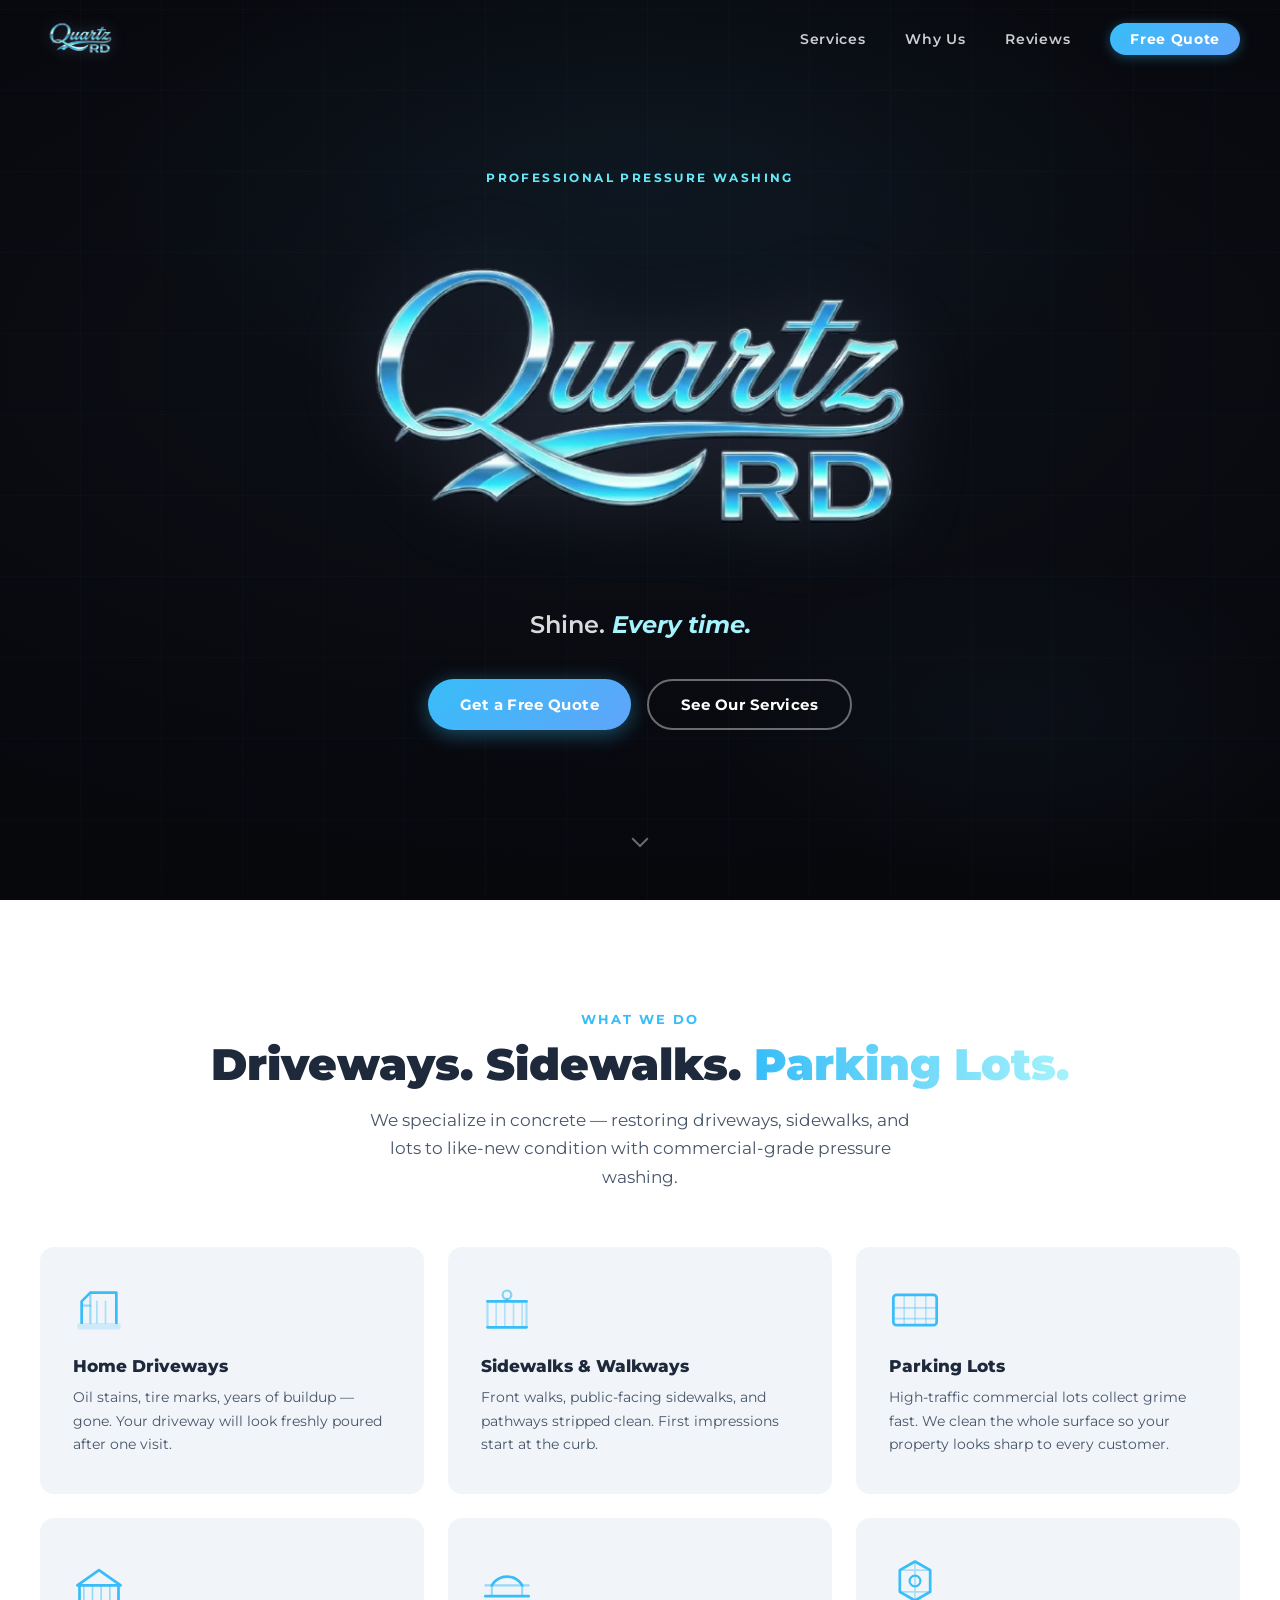
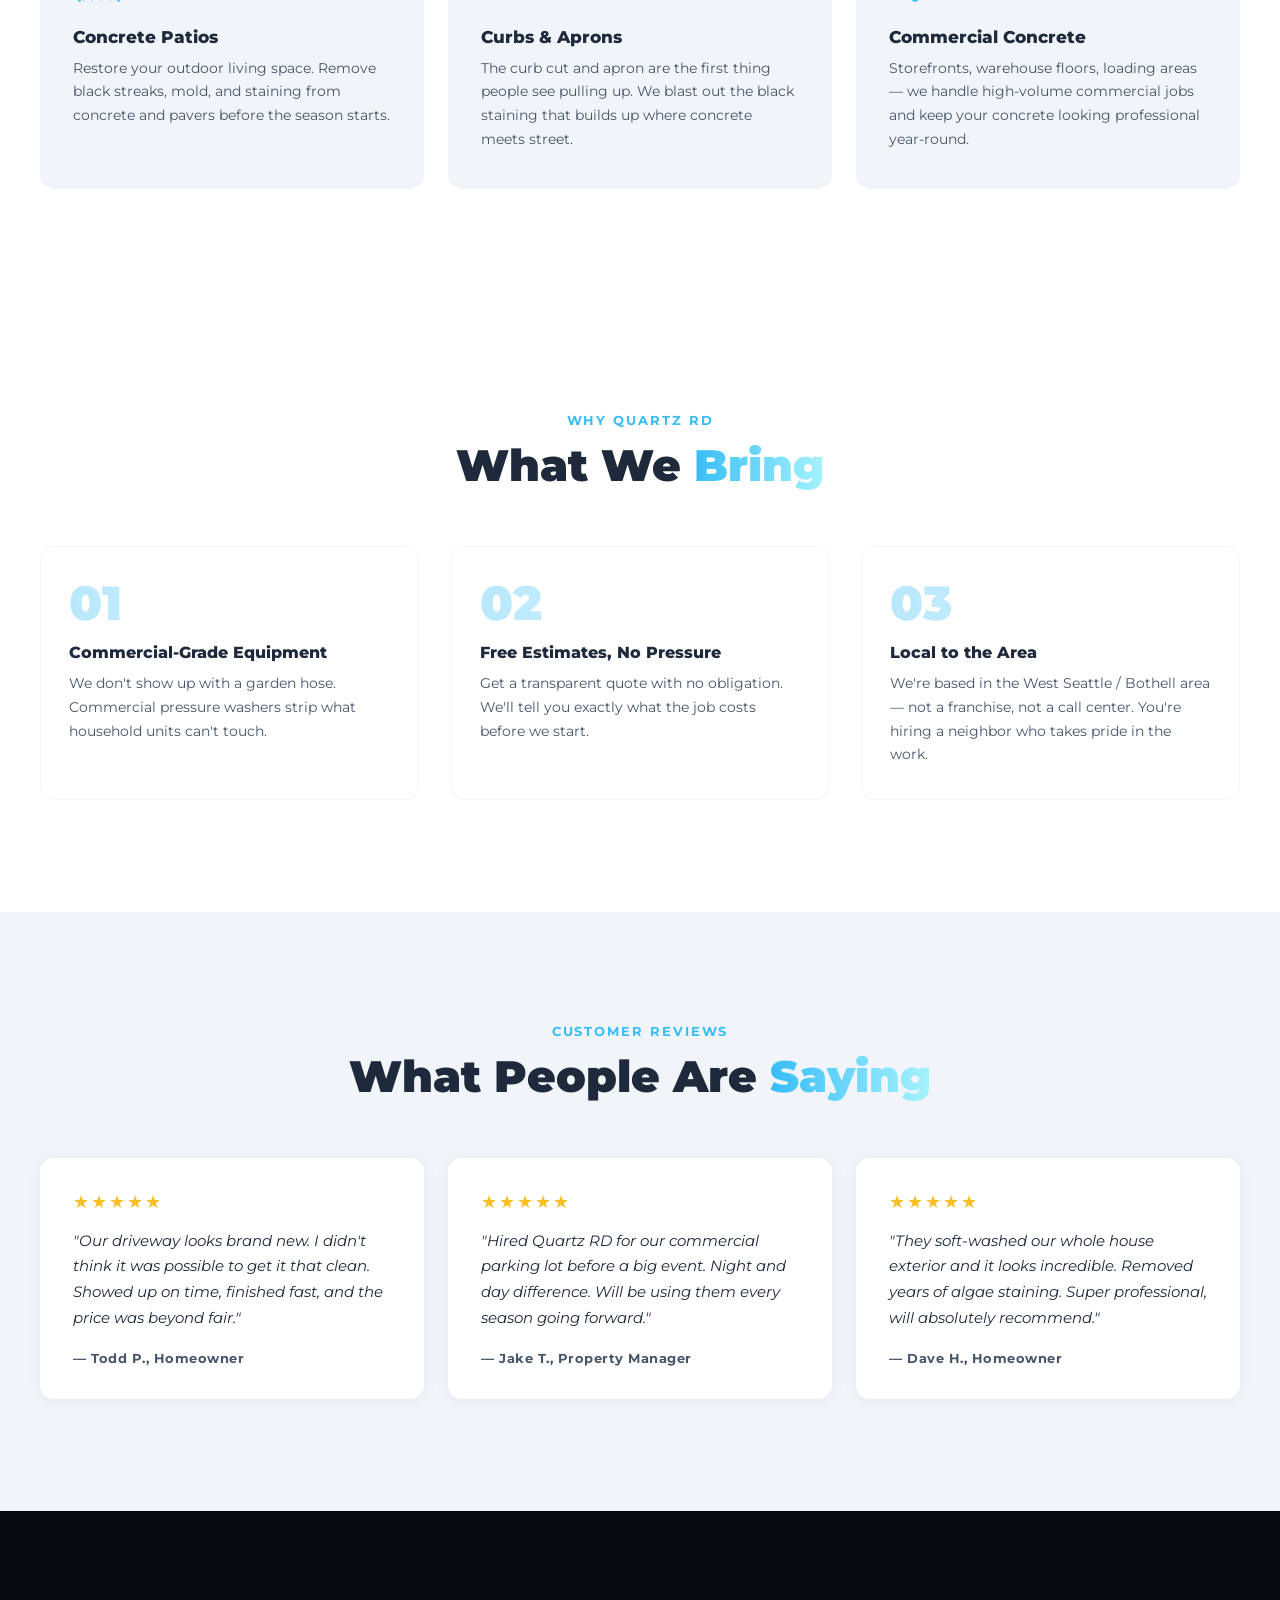
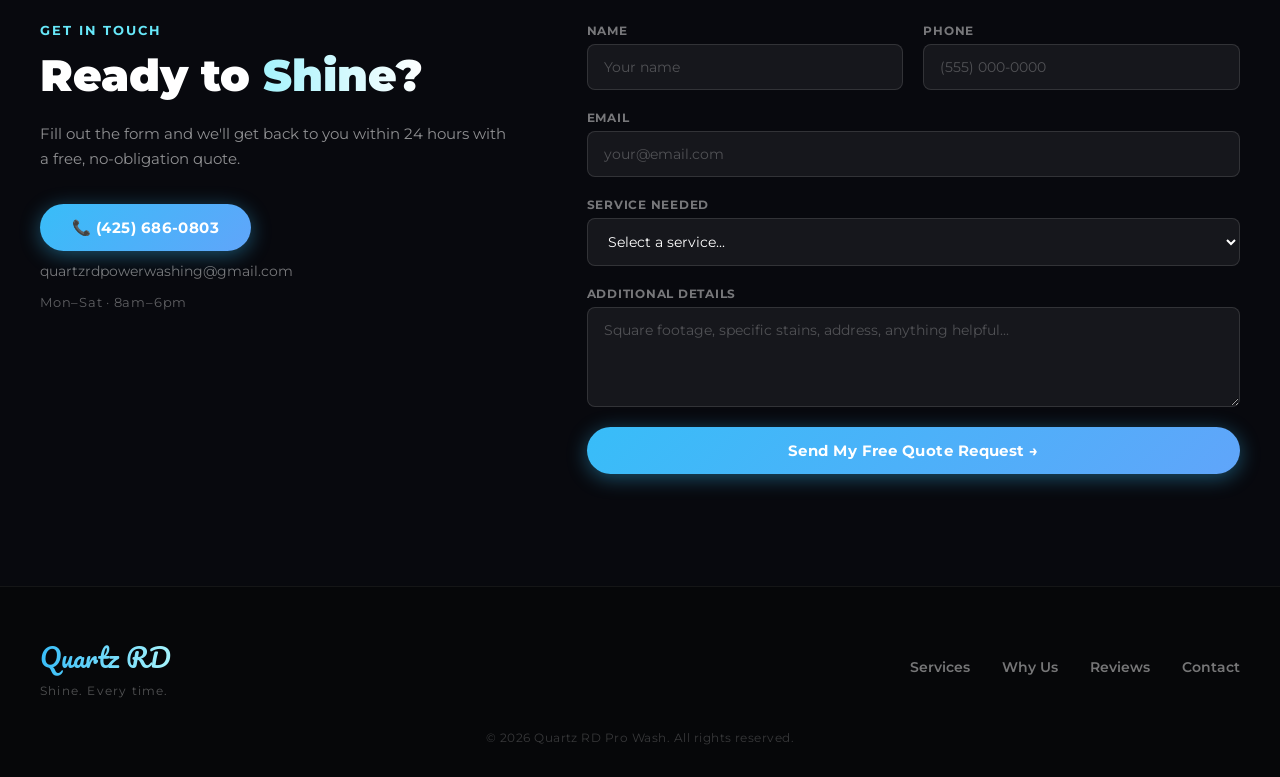
<file: index.html>
<!DOCTYPE html>
<html lang="en">
<head>
  <meta charset="UTF-8" />
  <meta name="viewport" content="width=device-width, initial-scale=1.0" />
  <title>Quartz RD Pro Wash | Professional Pressure Washing</title>
  <meta name="description" content="Quartz RD Pro Wash — professional pressure washing for driveways, sidewalks, and parking lots. Free quotes. Shine. Every time." />
  <meta name="keywords" content="pressure washing, power washing, driveway cleaning, concrete cleaning, sidewalk cleaning, parking lot cleaning" />
  <meta property="og:title" content="Quartz RD Pro Wash | Professional Pressure Washing" />
  <meta property="og:description" content="Premium pressure washing services. Driveways, homes, decks, patios. Free quotes. Shine. Every time." />
  <meta property="og:type" content="website" />
  <meta name="twitter:card" content="summary_large_image" />
  <link rel="canonical" href="/" />
  <link rel="preconnect" href="https://fonts.googleapis.com" />
  <link rel="preconnect" href="https://fonts.gstatic.com" crossorigin />
  <link href="https://fonts.googleapis.com/css2?family=Pacifico&family=Montserrat:wght@400;600;700;800;900&display=swap" rel="stylesheet" />
  <link rel="stylesheet" href="css/style.css" />

  <!-- JSON-LD Structured Data -->
  <script type="application/ld+json">
  {
    "@context": "https://schema.org",
    "@type": "LocalBusiness",
    "name": "Quartz RD Pro Wash",
    "description": "Professional pressure washing services for driveways, homes, decks, and patios.",
    "telephone": "+14256860803",
    "email": "quartzrdpowerwashing@gmail.com",
    "address": {
      "@type": "PostalAddress",
      "addressLocality": "",
      "addressRegion": "",
      "addressCountry": "US"
    },
    "openingHours": "Mo-Sa 08:00-18:00",
    "priceRange": "$$",
    "slogan": "Shine. Every time."
  }
  </script>
</head>
<body>

  <!-- NAV -->
  <nav class="nav" id="nav">
    <div class="nav__inner">
      <a href="#hero" class="nav__logo">
        <img src="assets/logo-chrome.png" alt="Quartz RD Pro Wash" class="nav__logo-img" />
      </a>
      <ul class="nav__links">
        <li><a href="#services">Services</a></li>
        <li><a href="#why-us">Why Us</a></li>
        <li><a href="#testimonials">Reviews</a></li>
        <li><a href="#contact" class="nav__cta">Free Quote</a></li>
      </ul>
      <button class="nav__hamburger" id="hamburger" aria-label="Open menu">
        <span></span><span></span><span></span>
      </button>
    </div>
    <div class="nav__mobile" id="mobileMenu">
      <a href="#services" class="nav__mobile-link">Services</a>
      <a href="#why-us" class="nav__mobile-link">Why Us</a>
      <a href="#testimonials" class="nav__mobile-link">Reviews</a>
      <a href="#contact" class="nav__mobile-link nav__mobile-cta">Free Quote</a>
    </div>
  </nav>

  <!-- HERO -->
  <section class="hero" id="hero">
    <div class="hero__bg">
      <div class="hero__shimmer"></div>
      <div class="hero__water"></div>
    </div>
    <div class="hero__content">
      <p class="hero__eyebrow">Professional Pressure Washing</p>
      <div class="hero__logo-wrap">
        <img src="assets/logo-chrome.png" alt="Quartz RD Pro Wash" class="hero__logo-img" />
      </div>
      <p class="hero__tagline">Shine. <em>Every time.</em></p>
      <div class="hero__actions">
        <a href="#contact" class="btn btn--primary">Get a Free Quote</a>
        <a href="#services" class="btn btn--ghost">See Our Services</a>
      </div>
    </div>
    <a href="#services" class="hero__scroll" aria-label="Scroll down">
      <span></span>
    </a>
  </section>

  <!-- SERVICES -->
  <section class="services" id="services">
    <div class="container">
      <div class="section-header reveal">
        <p class="section-eyebrow">What We Do</p>
        <h2 class="section-title">Driveways. Sidewalks. <span class="text-gradient">Parking Lots.</span></h2>
        <p class="section-sub">We specialize in concrete — restoring driveways, sidewalks, and lots to like-new condition with commercial-grade pressure washing.</p>
      </div>
      <div class="services__grid">
        <div class="service-card reveal">
          <div class="service-card__icon">
            <svg viewBox="0 0 48 48" fill="none" xmlns="http://www.w3.org/2000/svg">
              <rect x="4" y="36" width="40" height="6" rx="2" fill="currentColor" opacity="0.2"/>
              <path d="M8 36 L8 16 L16 8 L40 8 L40 36" stroke="currentColor" stroke-width="2.5" stroke-linecap="round" stroke-linejoin="round" fill="none"/>
              <path d="M16 8 L16 36" stroke="currentColor" stroke-width="2" stroke-linecap="round" opacity="0.5"/>
              <path d="M8 20 L16 20" stroke="currentColor" stroke-width="2" stroke-linecap="round" opacity="0.5"/>
              <path d="M22 36 L22 16 M30 36 L30 16" stroke="currentColor" stroke-width="1.5" stroke-linecap="round" opacity="0.4"/>
            </svg>
          </div>
          <h3>Home Driveways</h3>
          <p>Oil stains, tire marks, years of buildup — gone. Your driveway will look freshly poured after one visit.</p>
        </div>
        <div class="service-card reveal">
          <div class="service-card__icon">
            <svg viewBox="0 0 48 48" fill="none" xmlns="http://www.w3.org/2000/svg">
              <path d="M6 40 L42 40" stroke="currentColor" stroke-width="2.5" stroke-linecap="round"/>
              <path d="M6 40 L6 16 M42 40 L42 16" stroke="currentColor" stroke-width="2" stroke-linecap="round" opacity="0.4"/>
              <path d="M6 16 L42 16" stroke="currentColor" stroke-width="2.5" stroke-linecap="round"/>
              <path d="M14 16 L14 40 M22 16 L22 40 M30 16 L30 40 M38 16 L38 40" stroke="currentColor" stroke-width="1.5" stroke-linecap="round" opacity="0.35"/>
              <circle cx="24" cy="10" r="4" stroke="currentColor" stroke-width="2" fill="none" opacity="0.6"/>
              <path d="M24 14 L24 16" stroke="currentColor" stroke-width="2" stroke-linecap="round" opacity="0.6"/>
            </svg>
          </div>
          <h3>Sidewalks &amp; Walkways</h3>
          <p>Front walks, public-facing sidewalks, and pathways stripped clean. First impressions start at the curb.</p>
        </div>
        <div class="service-card reveal">
          <div class="service-card__icon">
            <svg viewBox="0 0 48 48" fill="none" xmlns="http://www.w3.org/2000/svg">
              <rect x="4" y="10" width="40" height="28" rx="3" stroke="currentColor" stroke-width="2.5" fill="none"/>
              <path d="M4 22 L44 22 M4 32 L44 32" stroke="currentColor" stroke-width="1.5" opacity="0.4"/>
              <path d="M14 10 L14 38 M24 10 L24 38 M34 10 L34 38" stroke="currentColor" stroke-width="1.5" stroke-linecap="round" opacity="0.35"/>
            </svg>
          </div>
          <h3>Parking Lots</h3>
          <p>High-traffic commercial lots collect grime fast. We clean the whole surface so your property looks sharp to every customer.</p>
        </div>
        <div class="service-card reveal">
          <div class="service-card__icon">
            <svg viewBox="0 0 48 48" fill="none" xmlns="http://www.w3.org/2000/svg">
              <path d="M6 42 L6 28 L42 28 L42 42" stroke="currentColor" stroke-width="2.5" stroke-linecap="round" stroke-linejoin="round" fill="none"/>
              <path d="M4 28 L24 14 L44 28" stroke="currentColor" stroke-width="2.5" stroke-linecap="round" stroke-linejoin="round" fill="none"/>
              <path d="M10 28 L10 42 M18 28 L18 42 M26 28 L26 42 M34 28 L34 42" stroke="currentColor" stroke-width="1.5" stroke-linecap="round" opacity="0.5"/>
            </svg>
          </div>
          <h3>Concrete Patios</h3>
          <p>Restore your outdoor living space. Remove black streaks, mold, and staining from concrete and pavers before the season starts.</p>
        </div>
        <div class="service-card reveal">
          <div class="service-card__icon">
            <svg viewBox="0 0 48 48" fill="none" xmlns="http://www.w3.org/2000/svg">
              <path d="M4 38 L44 38" stroke="currentColor" stroke-width="2.5" stroke-linecap="round"/>
              <path d="M10 38 L10 28 M38 38 L38 28" stroke="currentColor" stroke-width="2" stroke-linecap="round" opacity="0.5"/>
              <path d="M4 28 L44 28" stroke="currentColor" stroke-width="2" stroke-linecap="round" opacity="0.5"/>
              <path d="M10 28 C10 28 14 20 24 20 C34 20 38 28 38 28" stroke="currentColor" stroke-width="2.5" stroke-linecap="round" fill="none"/>
            </svg>
          </div>
          <h3>Curbs &amp; Aprons</h3>
          <p>The curb cut and apron are the first thing people see pulling up. We blast out the black staining that builds up where concrete meets street.</p>
        </div>
        <div class="service-card reveal">
          <div class="service-card__icon">
            <svg viewBox="0 0 48 48" fill="none" xmlns="http://www.w3.org/2000/svg">
              <path d="M24 6 L38 14 L38 34 L24 42 L10 34 L10 14 Z" stroke="currentColor" stroke-width="2.5" fill="none" stroke-linejoin="round"/>
              <path d="M24 6 L24 42 M10 14 L38 14 M10 34 L38 34" stroke="currentColor" stroke-width="1.5" opacity="0.4"/>
              <circle cx="24" cy="24" r="5" stroke="currentColor" stroke-width="2" fill="none"/>
            </svg>
          </div>
          <h3>Commercial Concrete</h3>
          <p>Storefronts, warehouse floors, loading areas — we handle high-volume commercial jobs and keep your concrete looking professional year-round.</p>
        </div>
      </div>
    </div>
  </section>

  <!-- WHY US -->
  <section class="why-us" id="why-us">
    <div class="container">
      <div class="section-header reveal">
        <p class="section-eyebrow">Why Quartz RD</p>
        <h2 class="section-title">What We <span class="text-gradient">Bring</span></h2>
      </div>
      <div class="why-us__grid">
        <div class="why-card reveal">
          <div class="why-card__num">01</div>
          <h3>Commercial-Grade Equipment</h3>
          <p>We don't show up with a garden hose. Commercial pressure washers strip what household units can't touch.</p>
        </div>
        <div class="why-card reveal">
          <div class="why-card__num">02</div>
          <h3>Free Estimates, No Pressure</h3>
          <p>Get a transparent quote with no obligation. We'll tell you exactly what the job costs before we start.</p>
        </div>
        <div class="why-card reveal">
          <div class="why-card__num">03</div>
          <h3>Local to the Area</h3>
          <p>We're based in the West Seattle / Bothell area — not a franchise, not a call center. You're hiring a neighbor who takes pride in the work.</p>
        </div>
      </div>
    </div>
  </section>

  <!-- TESTIMONIALS -->
  <section class="testimonials" id="testimonials">
    <div class="container">
      <div class="section-header reveal">
        <p class="section-eyebrow">Customer Reviews</p>
        <h2 class="section-title">What People Are <span class="text-gradient">Saying</span></h2>
      </div>
      <div class="testimonials__grid">
        <div class="review-card reveal">
          <div class="review-card__stars">★★★★★</div>
          <p class="review-card__text">"Our driveway looks brand new. I didn't think it was possible to get it that clean. Showed up on time, finished fast, and the price was beyond fair."</p>
          <p class="review-card__author">— Todd P., Homeowner</p>
        </div>
        <div class="review-card reveal">
          <div class="review-card__stars">★★★★★</div>
          <p class="review-card__text">"Hired Quartz RD for our commercial parking lot before a big event. Night and day difference. Will be using them every season going forward."</p>
          <p class="review-card__author">— Jake T., Property Manager</p>
        </div>
        <div class="review-card reveal">
          <div class="review-card__stars">★★★★★</div>
          <p class="review-card__text">"They soft-washed our whole house exterior and it looks incredible. Removed years of algae staining. Super professional, will absolutely recommend."</p>
          <p class="review-card__author">— Dave H., Homeowner</p>
        </div>
      </div>
    </div>
  </section>

  <!-- CONTACT -->
  <section class="contact" id="contact">
    <div class="container">
      <div class="contact__inner">
        <div class="contact__left reveal">
          <p class="section-eyebrow">Get In Touch</p>
          <h2 class="contact__title">Ready to <span class="text-gradient-light">Shine?</span></h2>
          <p class="contact__sub">Fill out the form and we'll get back to you within 24 hours with a free, no-obligation quote.</p>
          <a href="tel:+14256860803" class="contact__phone btn btn--primary">📞 (425) 686-0803</a>
          <a href="mailto:quartzrdpowerwashing@gmail.com" class="contact__email">quartzrdpowerwashing@gmail.com</a>
          <p class="contact__hours">Mon–Sat · 8am–6pm</p>
        </div>
        <form class="contact__form reveal" id="contactForm" action="https://api.web3forms.com/submit" method="POST">
          <input type="hidden" name="access_key" value="d669059c-a320-4232-8418-8421141953b3" />
          <input type="hidden" name="subject" value="New Quote Request — Quartz RD Pro Wash" />
          <input type="hidden" name="redirect" value="false" />
          <div class="form-row">
            <div class="form-group">
              <label for="name">Name</label>
              <input type="text" id="name" name="name" placeholder="Your name" required />
            </div>
            <div class="form-group">
              <label for="phone">Phone</label>
              <input type="tel" id="phone" name="phone" placeholder="(555) 000-0000" />
            </div>
          </div>
          <div class="form-group">
            <label for="email">Email</label>
            <input type="email" id="email" name="email" placeholder="your@email.com" required />
          </div>
          <div class="form-group">
            <label for="service">Service Needed</label>
            <select id="service" name="service">
              <option value="">Select a service...</option>
              <option value="driveway">Home Driveway</option>
              <option value="sidewalk">Sidewalks &amp; Walkways</option>
              <option value="parking">Parking Lot</option>
              <option value="patio">Concrete Patio</option>
              <option value="curb">Curbs &amp; Aprons</option>
              <option value="commercial">Commercial Concrete</option>
              <option value="other">Other / Not Sure</option>
            </select>
          </div>
          <div class="form-group">
            <label for="message">Additional Details</label>
            <textarea id="message" name="message" rows="4" placeholder="Square footage, specific stains, address, anything helpful..."></textarea>
          </div>
          <button type="submit" class="btn btn--primary btn--full">Send My Free Quote Request →</button>
        </form>
      </div>
    </div>
  </section>

  <!-- FOOTER -->
  <footer class="footer">
    <div class="container">
      <div class="footer__inner">
        <div class="footer__brand">
          <span class="footer__script">Quartz RD</span>
          <span class="footer__tagline">Shine. Every time.</span>
        </div>
        <nav class="footer__nav" aria-label="Footer navigation">
          <a href="#services">Services</a>
          <a href="#why-us">Why Us</a>
          <a href="#testimonials">Reviews</a>
          <a href="#contact">Contact</a>
        </nav>
      </div>
      <p class="footer__copy">© 2026 Quartz RD Pro Wash. All rights reserved.</p>
    </div>
  </footer>

  <script src="js/main.js"></script>
</body>
</html>
</file>
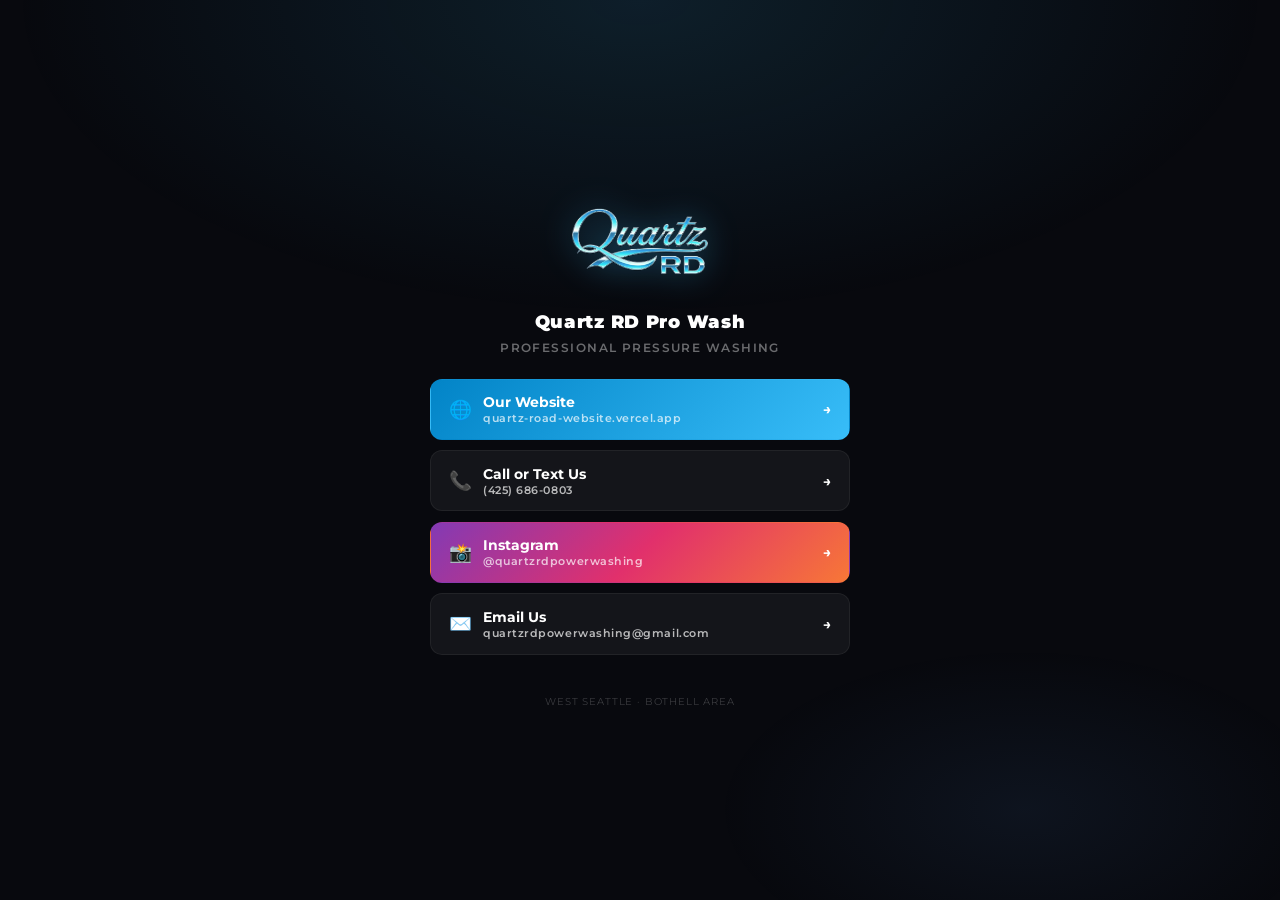
<file: links.html>
<!DOCTYPE html>
<html lang="en">
<head>
  <meta charset="UTF-8" />
  <meta name="viewport" content="width=device-width, initial-scale=1.0" />
  <title>Quartz RD Pro Wash — Links</title>
  <link rel="preconnect" href="https://fonts.googleapis.com" />
  <link rel="preconnect" href="https://fonts.gstatic.com" crossorigin />
  <link href="https://fonts.googleapis.com/css2?family=Montserrat:wght@400;600;700;800;900&display=swap" rel="stylesheet" />
  <style>
    *, *::before, *::after { box-sizing: border-box; margin: 0; padding: 0; }

    body {
      font-family: 'Montserrat', sans-serif;
      background: #08090E;
      min-height: 100vh;
      display: flex;
      flex-direction: column;
      align-items: center;
      justify-content: center;
      padding: 2rem 1rem;
      position: relative;
      overflow-x: hidden;
    }

    body::before {
      content: '';
      position: fixed;
      inset: 0;
      background:
        radial-gradient(ellipse 70% 50% at 50% 0%, rgba(56,189,248,0.12) 0%, transparent 70%),
        radial-gradient(ellipse 40% 30% at 80% 90%, rgba(96,165,250,0.07) 0%, transparent 60%);
      pointer-events: none;
    }

    .card {
      position: relative;
      z-index: 1;
      width: 100%;
      max-width: 420px;
      display: flex;
      flex-direction: column;
      align-items: center;
      gap: 1rem;
    }

    .logo {
      width: 180px;
      filter: drop-shadow(0 0 16px rgba(56,189,248,0.35));
      margin-bottom: 0.25rem;
    }

    .name {
      font-size: 1.1rem;
      font-weight: 900;
      color: white;
      letter-spacing: 0.04em;
    }

    .tagline {
      font-size: 0.75rem;
      font-weight: 600;
      color: rgba(255,255,255,0.4);
      letter-spacing: 0.12em;
      text-transform: uppercase;
      margin-top: -0.5rem;
      margin-bottom: 0.5rem;
    }

    .links {
      width: 100%;
      display: flex;
      flex-direction: column;
      gap: 0.65rem;
    }

    .link-btn {
      display: flex;
      align-items: center;
      gap: 0.75rem;
      width: 100%;
      padding: 0.85rem 1.1rem;
      border-radius: 12px;
      text-decoration: none;
      font-weight: 700;
      font-size: 0.9rem;
      transition: transform 0.15s ease, box-shadow 0.15s ease;
      border: 1px solid rgba(255,255,255,0.06);
    }

    .link-btn:hover {
      transform: translateY(-2px);
      box-shadow: 0 8px 24px rgba(0,0,0,0.3);
    }

    .link-btn:active {
      transform: translateY(0);
    }

    .link-btn.primary {
      background: linear-gradient(135deg, #0284C7, #38BDF8);
      color: white;
      border-color: transparent;
    }

    .link-btn.dark {
      background: rgba(255,255,255,0.05);
      color: white;
    }

    .link-btn.instagram {
      background: linear-gradient(135deg, #833AB4, #E1306C, #F77737);
      color: white;
      border-color: transparent;
    }

    .link-icon {
      font-size: 1.15rem;
      width: 1.4rem;
      text-align: center;
      flex-shrink: 0;
    }

    .link-label {
      flex: 1;
    }

    .link-sub {
      display: block;
      font-size: 0.68rem;
      font-weight: 600;
      opacity: 0.7;
      letter-spacing: 0.05em;
    }

    .divider {
      width: 100%;
      height: 1px;
      background: rgba(255,255,255,0.07);
      margin: 0.25rem 0;
    }

    .footer {
      margin-top: 1.5rem;
      font-size: 0.65rem;
      color: rgba(255,255,255,0.2);
      letter-spacing: 0.08em;
      text-transform: uppercase;
    }
  </style>
</head>
<body>
  <div class="card">
    <img src="assets/logo-chrome.png" alt="Quartz RD Pro Wash" class="logo" />
    <div class="name">Quartz RD Pro Wash</div>
    <div class="tagline">Professional Pressure Washing</div>

    <div class="links">

      <!-- Website -->
      <a href="https://quartz-road-website.vercel.app" class="link-btn primary">
        <span class="link-icon">🌐</span>
        <span class="link-label">
          Our Website
          <span class="link-sub">quartz-road-website.vercel.app</span>
        </span>
        <span>→</span>
      </a>

      <!-- Call/Text -->
      <a href="tel:+14256860803" class="link-btn dark">
        <span class="link-icon">📞</span>
        <span class="link-label">
          Call or Text Us
          <span class="link-sub">(425) 686-0803</span>
        </span>
        <span>→</span>
      </a>

      <!-- Instagram -->
      <a href="https://instagram.com/quartzrdpowerwashing" class="link-btn instagram">
        <span class="link-icon">📸</span>
        <span class="link-label">
          Instagram
          <span class="link-sub">@quartzrdpowerwashing</span>
        </span>
        <span>→</span>
      </a>

      <!-- Email -->
      <a href="mailto:quartzrdpowerwashing@gmail.com" class="link-btn dark">
        <span class="link-icon">✉️</span>
        <span class="link-label">
          Email Us
          <span class="link-sub">quartzrdpowerwashing@gmail.com</span>
        </span>
        <span>→</span>
      </a>

      <!-- ── ADD NEW LINKS BELOW THIS LINE ── -->

    </div>

    <div class="footer">West Seattle · Bothell Area</div>
  </div>
</body>
</html>
</file>
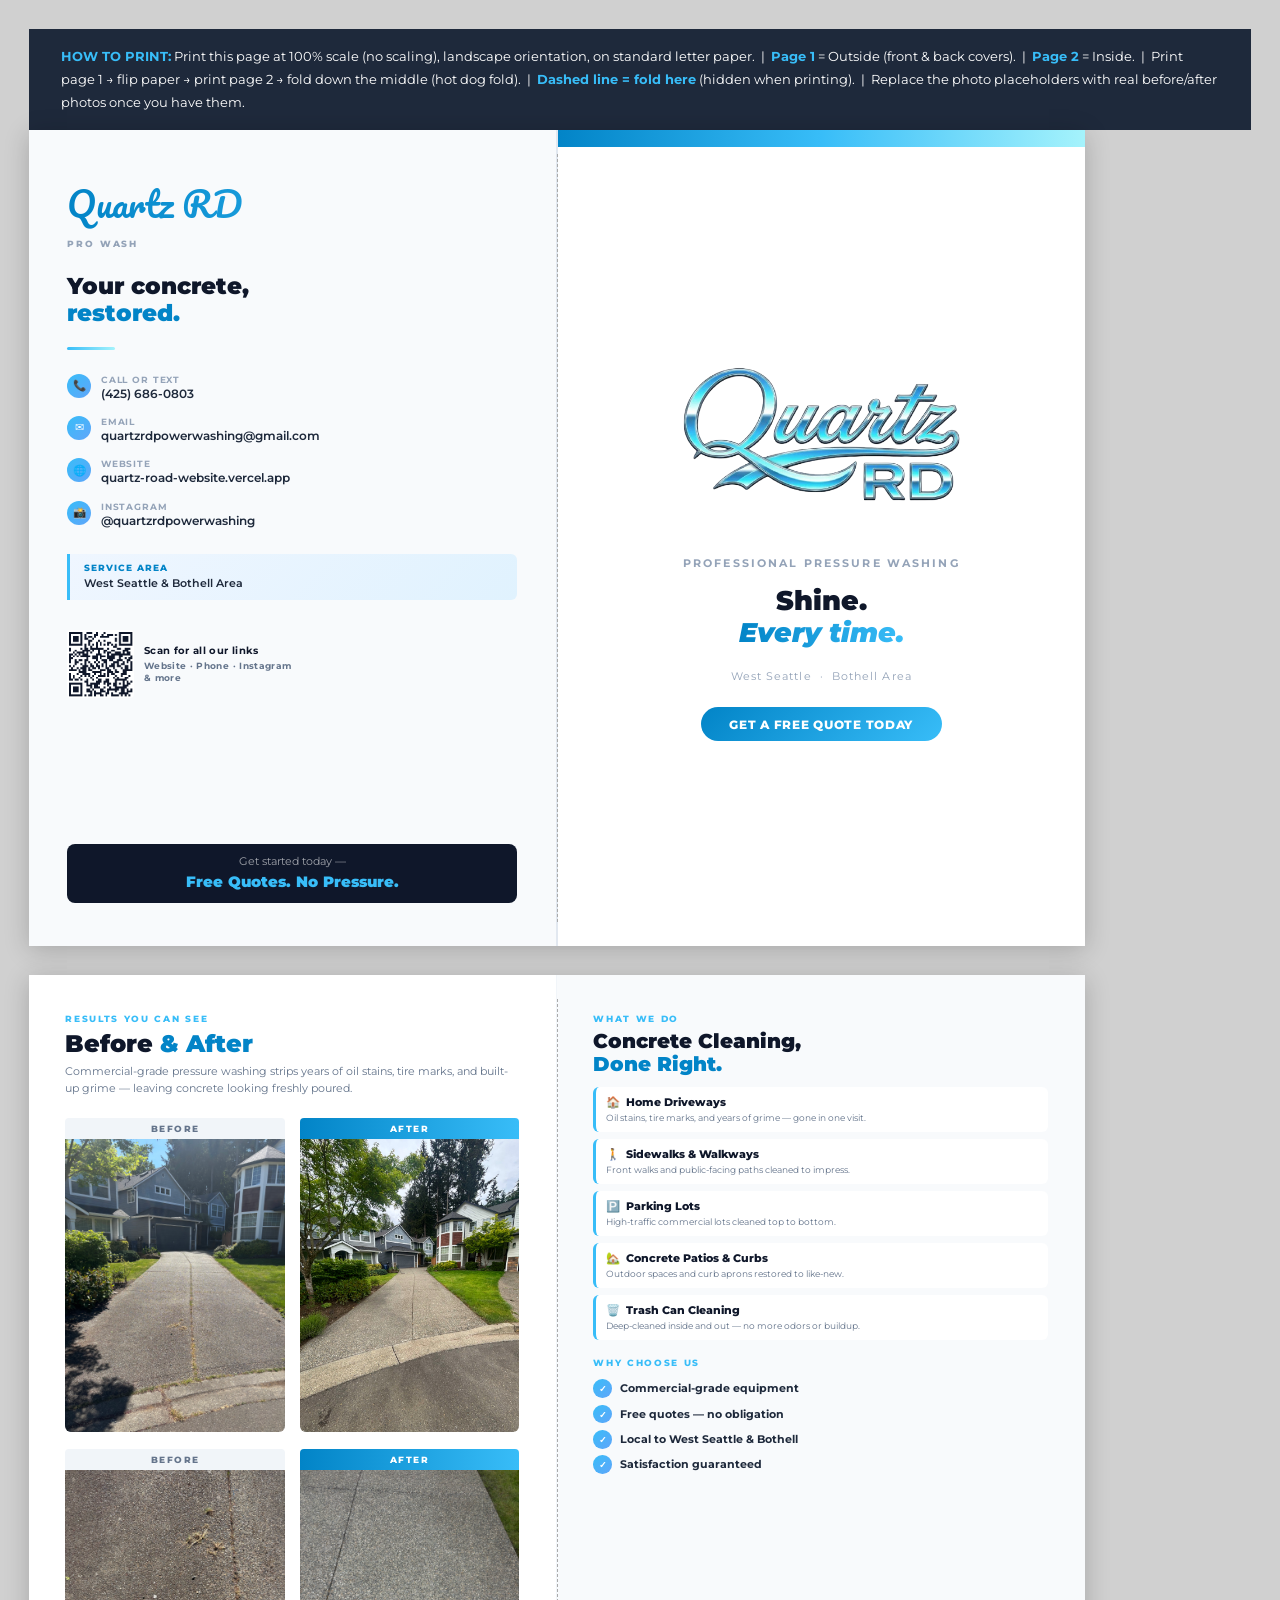
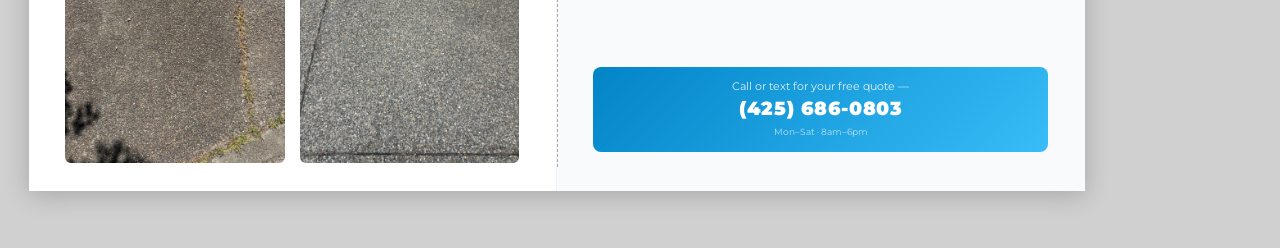
<file: pamphlet.html>
<!DOCTYPE html>
<html lang="en">
<head>
  <meta charset="UTF-8" />
  <title>Quartz RD Pro Wash — Pamphlet</title>
  <link rel="preconnect" href="https://fonts.googleapis.com" />
  <link rel="preconnect" href="https://fonts.gstatic.com" crossorigin />
  <link href="https://fonts.googleapis.com/css2?family=Pacifico&family=Montserrat:wght@400;600;700;800;900&display=swap" rel="stylesheet" />
  <style>
    *, *::before, *::after { box-sizing: border-box; margin: 0; padding: 0; }

    body {
      font-family: 'Montserrat', sans-serif;
      background: #d0d0d0;
    }

    /* ---- PRINT INSTRUCTIONS (screen only) ---- */
    .instructions {
      font-family: 'Montserrat', sans-serif;
      background: #1e293b;
      color: white;
      padding: 1rem 2rem;
      font-size: 0.8rem;
      line-height: 1.8;
    }
    .instructions strong { color: #38BDF8; }
    @media print { .instructions { display: none; } }

    /* ---- SHEET LAYOUT ---- */
    @page { size: letter landscape; margin: 0; }

    .sheet {
      width: 11in;
      height: 8.5in;
      display: flex;
      position: relative;
      background: white;
      page-break-after: always;
    }
    .sheet:last-child { page-break-after: avoid; }

    .panel {
      width: 5.5in;
      height: 8.5in;
      overflow: hidden;
      position: relative;
      flex-shrink: 0;
    }

    /* Fold guide — hidden when printing */
    .fold-guide {
      position: absolute;
      left: 5.5in;
      top: 0.25in;
      bottom: 0.25in;
      width: 0;
      border-left: 1.5px dashed #aaa;
      z-index: 20;
      pointer-events: none;
    }
    @media print { .fold-guide { display: none; } }

    /* ================================================
       PANEL 1: FRONT COVER (right side of sheet 1)
       ================================================ */
    .front-cover {
      background: white;
      display: flex;
      flex-direction: column;
      align-items: center;
      justify-content: center;
      padding: 0.5in 0.4in;
      text-align: center;
      border-left: 1px solid #E2E8F0;
    }
    .front-cover::before {
      content: '';
      position: absolute;
      top: 0; left: 0; right: 0;
      height: 0.18in;
      background: linear-gradient(90deg, #0284C7, #38BDF8, #A5F3FC);
    }
    .front-cover__logo {
      width: 3.8in;
      position: relative;
      z-index: 2;
      margin-bottom: 0.25in;
    }
    .front-cover__service {
      position: relative;
      z-index: 2;
      font-size: 8pt;
      font-weight: 700;
      letter-spacing: 0.2em;
      text-transform: uppercase;
      color: #94A3B8;
      margin-bottom: 0.15in;
    }
    .front-cover__tagline {
      position: relative;
      z-index: 2;
      font-size: 20pt;
      font-weight: 900;
      color: #0F172A;
      line-height: 1.2;
      margin-bottom: 0.12in;
    }
    .front-cover__tagline em {
      font-style: italic;
      background: linear-gradient(90deg, #0284C7, #38BDF8);
      -webkit-background-clip: text;
      -webkit-text-fill-color: transparent;
      background-clip: text;
    }
    .front-cover__area {
      position: relative;
      z-index: 2;
      font-size: 8pt;
      color: #94A3B8;
      letter-spacing: 0.1em;
      margin-top: 0.1in;
    }
    .front-cover__cta {
      position: relative;
      z-index: 2;
      margin-top: 0.25in;
      background: linear-gradient(135deg, #0284C7, #38BDF8);
      color: white;
      font-family: 'Montserrat', sans-serif;
      font-weight: 800;
      font-size: 9pt;
      letter-spacing: 0.06em;
      padding: 0.1in 0.3in;
      border-radius: 100px;
      border: none;
    }

    /* ================================================
       PANEL 2: BACK COVER (left side of sheet 1)
       ================================================ */
    .back-cover {
      background: #F8FAFC;
      border-right: 1px solid #E2E8F0;
      display: flex;
      flex-direction: column;
      padding: 0.45in 0.4in;
    }
    .back-cover__logo-text {
      font-family: 'Pacifico', cursive;
      font-size: 26pt;
      background: linear-gradient(90deg, #0284C7, #38BDF8);
      -webkit-background-clip: text;
      -webkit-text-fill-color: transparent;
      background-clip: text;
      margin-bottom: 0.04in;
    }
    .back-cover__sub {
      font-size: 7pt;
      font-weight: 800;
      letter-spacing: 0.2em;
      color: #94A3B8;
      text-transform: uppercase;
      margin-bottom: 0.25in;
    }
    .back-cover__tagline {
      font-size: 17pt;
      font-weight: 900;
      color: #0F172A;
      line-height: 1.2;
      margin-bottom: 0.2in;
    }
    .back-cover__tagline span {
      color: #0284C7;
    }
    .back-cover__divider {
      width: 0.5in;
      height: 3px;
      background: linear-gradient(90deg, #38BDF8, #A5F3FC);
      border-radius: 2px;
      margin-bottom: 0.25in;
    }
    .contact-block {
      display: flex;
      flex-direction: column;
      gap: 0.14in;
      margin-bottom: 0.25in;
    }
    .contact-row {
      display: flex;
      align-items: flex-start;
      gap: 0.1in;
    }
    .contact-icon {
      width: 18pt;
      height: 18pt;
      background: linear-gradient(135deg, #38BDF8, #60A5FA);
      border-radius: 50%;
      display: flex;
      align-items: center;
      justify-content: center;
      font-size: 8pt;
      flex-shrink: 0;
      color: white;
    }
    .contact-text {
      font-size: 9pt;
      color: #1E293B;
      font-weight: 600;
      line-height: 1.4;
    }
    .contact-label {
      font-size: 6.5pt;
      color: #94A3B8;
      font-weight: 700;
      letter-spacing: 0.1em;
      text-transform: uppercase;
      display: block;
    }
    .back-cover__area-box {
      background: linear-gradient(135deg, #EFF6FF, #E0F2FE);
      border-left: 3px solid #38BDF8;
      padding: 0.1in 0.14in;
      border-radius: 0 6px 6px 0;
      margin-bottom: 0.2in;
    }
    .back-cover__area-label {
      font-size: 6.5pt;
      font-weight: 800;
      letter-spacing: 0.12em;
      text-transform: uppercase;
      color: #0284C7;
      margin-bottom: 0.03in;
    }
    .back-cover__area-text {
      font-size: 8.5pt;
      color: #1E293B;
      font-weight: 600;
    }
    .back-cover__free {
      margin-top: auto;
      background: #0F172A;
      color: white;
      padding: 0.12in 0.16in;
      border-radius: 8px;
      text-align: center;
    }
    .back-cover__free p {
      font-size: 8pt;
      color: rgba(255,255,255,0.6);
      margin-bottom: 0.04in;
    }
    .back-cover__free strong {
      font-size: 11pt;
      font-weight: 900;
      color: #38BDF8;
    }

    /* ================================================
       PANEL 3: INSIDE LEFT — Before & After
       ================================================ */
    .inside-left {
      background: white;
      border-right: 1px solid #F1F5F9;
      padding: 0.4in 0.38in;
      display: flex;
      flex-direction: column;
    }
    .inside-eyebrow {
      font-size: 7pt;
      font-weight: 800;
      letter-spacing: 0.18em;
      text-transform: uppercase;
      color: #38BDF8;
      margin-bottom: 0.06in;
    }
    .inside-title {
      font-size: 18pt;
      font-weight: 900;
      color: #0F172A;
      line-height: 1.15;
      margin-bottom: 0.06in;
    }
    .inside-title span { color: #0284C7; }
    .inside-sub {
      font-size: 8pt;
      color: #64748B;
      line-height: 1.6;
      margin-bottom: 0.22in;
    }
    .before-after {
      display: flex;
      gap: 0.15in;
      margin-bottom: 0.18in;
      flex: 1;
    }
    .ba-box {
      flex: 1;
      display: flex;
      flex-direction: column;
    }
    .ba-label {
      font-size: 7pt;
      font-weight: 800;
      letter-spacing: 0.15em;
      text-transform: uppercase;
      padding: 0.05in 0.1in;
      text-align: center;
      border-radius: 4px 4px 0 0;
    }
    .ba-label.before {
      background: #F1F5F9;
      color: #64748B;
    }
    .ba-label.after {
      background: linear-gradient(90deg, #0284C7, #38BDF8);
      color: white;
    }
    .ba-photo {
      flex: 1;
      border-radius: 0 0 6px 6px;
      min-height: 1.6in;
      overflow: hidden;
      position: relative;
    }
    .ba-photo img {
      width: 100%;
      height: 100%;
      object-fit: cover;
      object-position: center;
      display: block;
    }
    .ba-photo img.rotated {
      position: absolute;
      top: 50%;
      left: 50%;
      width: 100%;
      height: 100%;
      object-fit: cover;
      transform: translate(-50%, -50%) rotate(90deg);
      transform-origin: center;
      min-width: 150%;
      min-height: 150%;
    }
    .before-after-2 {
      display: flex;
      gap: 0.15in;
      flex: 1;
    }
    .inside-left__promise {
      background: #0F172A;
      border-radius: 8px;
      padding: 0.12in 0.15in;
      text-align: center;
      margin-top: 0.15in;
    }
    .inside-left__promise p {
      font-size: 8pt;
      color: rgba(255,255,255,0.6);
      margin-bottom: 0.04in;
    }
    .inside-left__promise strong {
      font-size: 10pt;
      font-weight: 900;
      color: white;
    }

    /* ================================================
       PANEL 4: INSIDE RIGHT — Services & Why Us
       ================================================ */
    .inside-right {
      background: #F8FAFC;
      padding: 0.4in 0.38in;
      display: flex;
      flex-direction: column;
      gap: 0.18in;
    }

    /* Services */
    .services-section {}
    .section-header {
      margin-bottom: 0.12in;
    }
    .service-list {
      display: flex;
      flex-direction: column;
      gap: 0.08in;
    }
    .service-item {
      display: flex;
      align-items: flex-start;
      gap: 0.08in;
      background: white;
      border-radius: 6px;
      padding: 0.08in 0.1in;
      border-left: 3px solid #38BDF8;
    }
    .service-item__name {
      font-size: 8.5pt;
      font-weight: 800;
      color: #0F172A;
      margin-bottom: 0.02in;
    }
    .service-item__desc {
      font-size: 7pt;
      color: #64748B;
      line-height: 1.4;
    }

    /* Why us */
    .why-section {}
    .why-list {
      display: flex;
      flex-direction: column;
      gap: 0.07in;
    }
    .why-item {
      display: flex;
      align-items: center;
      gap: 0.08in;
    }
    .why-check {
      width: 14pt;
      height: 14pt;
      background: linear-gradient(135deg, #38BDF8, #60A5FA);
      border-radius: 50%;
      display: flex;
      align-items: center;
      justify-content: center;
      font-size: 7pt;
      color: white;
      font-weight: 900;
      flex-shrink: 0;
    }
    .why-text {
      font-size: 8pt;
      font-weight: 700;
      color: #1E293B;
    }

    /* CTA strip */
    .cta-strip {
      background: linear-gradient(135deg, #0284C7, #38BDF8);
      border-radius: 8px;
      padding: 0.14in 0.16in;
      text-align: center;
      margin-top: auto;
    }
    .cta-strip p {
      font-size: 8pt;
      color: rgba(255,255,255,0.85);
      margin-bottom: 0.04in;
    }
    .cta-strip strong {
      font-size: 14pt;
      font-weight: 900;
      color: white;
      display: block;
      letter-spacing: 0.03em;
    }
    .cta-strip small {
      font-size: 7pt;
      color: rgba(255,255,255,0.7);
    }

    /* QR code block */
    .qr-block {
      display: flex;
      align-items: center;
      gap: 0.1in;
      margin-top: 0.12in;
    }
    .qr-block canvas,
    .qr-block img {
      width: 0.7in !important;
      height: 0.7in !important;
      border-radius: 4px;
      flex-shrink: 0;
    }
    .qr-label {
      font-size: 6.5pt;
      color: #64748B;
      font-weight: 700;
      line-height: 1.4;
      letter-spacing: 0.04em;
    }
    .qr-label strong {
      display: block;
      font-size: 7.5pt;
      color: #0F172A;
      margin-bottom: 0.02in;
    }

    /* Screen preview spacing */
    @media screen {
      body { padding: 0.3in; }
      .sheet {
        margin-bottom: 0.3in;
        box-shadow: 0 4px 24px rgba(0,0,0,0.2);
      }
    }
  </style>
</head>
<body>

  <div class="instructions">
    <strong>HOW TO PRINT:</strong>
    Print this page at 100% scale (no scaling), landscape orientation, on standard letter paper.
    &nbsp;|&nbsp; <strong>Page 1</strong> = Outside (front &amp; back covers). &nbsp;|&nbsp; <strong>Page 2</strong> = Inside.
    &nbsp;|&nbsp; Print page 1 → flip paper → print page 2 → fold down the middle (hot dog fold). &nbsp;|&nbsp;
    <strong>Dashed line = fold here</strong> (hidden when printing).
    &nbsp;|&nbsp; Replace the photo placeholders with real before/after photos once you have them.
  </div>

  <!-- ============================================
       SHEET 1: OUTSIDE (Front Cover + Back Cover)
       ============================================ -->
  <div class="sheet">
    <div class="fold-guide"></div>

    <!-- Back Cover (left when unfolded) -->
    <div class="panel back-cover">
      <div class="back-cover__logo-text">Quartz RD</div>
      <div class="back-cover__sub">Pro Wash</div>

      <div class="back-cover__tagline">
        Your concrete,<br><span>restored.</span>
      </div>
      <div class="back-cover__divider"></div>

      <div class="contact-block">
        <div class="contact-row">
          <div class="contact-icon">📞</div>
          <div class="contact-text">
            <span class="contact-label">Call or Text</span>
            (425) 686-0803
          </div>
        </div>
        <div class="contact-row">
          <div class="contact-icon">✉</div>
          <div class="contact-text">
            <span class="contact-label">Email</span>
            quartzrdpowerwashing@gmail.com
          </div>
        </div>
        <div class="contact-row">
          <div class="contact-icon">🌐</div>
          <div class="contact-text">
            <span class="contact-label">Website</span>
            quartz-road-website.vercel.app
          </div>
        </div>
        <div class="contact-row">
          <div class="contact-icon">📸</div>
          <div class="contact-text">
            <span class="contact-label">Instagram</span>
            @quartzrdpowerwashing
          </div>
        </div>
      </div>

      <div class="back-cover__area-box">
        <div class="back-cover__area-label">Service Area</div>
        <div class="back-cover__area-text">West Seattle &amp; Bothell Area</div>
      </div>

      <div class="qr-block">
        <img src="assets/qr-links.png" alt="Scan for links" />
        <div class="qr-label">
          <strong>Scan for all our links</strong>
          Website · Phone · Instagram<br/>& more
        </div>
      </div>

      <div class="back-cover__free">
        <p>Get started today —</p>
        <strong>Free Quotes. No Pressure.</strong>
      </div>
    </div>

    <!-- Front Cover (right when unfolded) -->
    <div class="panel front-cover">
      <img src="assets/logo-chrome.png" alt="Quartz RD Pro Wash" class="front-cover__logo" />
      <p class="front-cover__service">Professional Pressure Washing</p>
      <h1 class="front-cover__tagline">Shine.<br><em>Every time.</em></h1>
      <p class="front-cover__area">West Seattle &nbsp;·&nbsp; Bothell Area</p>
      <div class="front-cover__cta">GET A FREE QUOTE TODAY</div>
    </div>
  </div>

  <!-- ============================================
       SHEET 2: INSIDE
       ============================================ -->
  <div class="sheet">
    <div class="fold-guide"></div>

    <!-- Inside Left — Before & After -->
    <div class="panel inside-left">
      <p class="inside-eyebrow">Results You Can See</p>
      <h2 class="inside-title">Before <span>&amp; After</span></h2>
      <p class="inside-sub">Commercial-grade pressure washing strips years of oil stains, tire marks, and built-up grime — leaving concrete looking freshly poured.</p>

      <div class="before-after">
        <div class="ba-box">
          <div class="ba-label before">Before</div>
          <div class="ba-photo">
            <img src="assets/before-1.jpg" alt="Before" />
          </div>
        </div>
        <div class="ba-box">
          <div class="ba-label after">After</div>
          <div class="ba-photo">
            <img src="assets/after-1.jpg" alt="After" />
          </div>
        </div>
      </div>

      <div class="before-after before-after-2">
        <div class="ba-box">
          <div class="ba-label before">Before</div>
          <div class="ba-photo">
            <img src="assets/before-2.jpg" alt="Before" />
          </div>
        </div>
        <div class="ba-box">
          <div class="ba-label after">After</div>
          <div class="ba-photo">
            <img src="assets/after-2.jpg" alt="After" />
          </div>
        </div>
      </div>

      <div class="inside-left__promise">
        <p>Not happy? We'll make it right.</p>
        <strong>Satisfaction Guaranteed</strong>
      </div>
    </div>

    <!-- Inside Right — Services & Why Us -->
    <div class="panel inside-right">

      <div class="services-section">
        <div class="section-header">
          <p class="inside-eyebrow">What We Do</p>
          <h2 class="inside-title" style="font-size:15pt;">Concrete Cleaning,<br><span>Done Right.</span></h2>
        </div>
        <div class="service-list">
          <div class="service-item">
            <div>
              <div class="service-item__name">🏠&nbsp; Home Driveways</div>
              <div class="service-item__desc">Oil stains, tire marks, and years of grime — gone in one visit.</div>
            </div>
          </div>
          <div class="service-item">
            <div>
              <div class="service-item__name">🚶&nbsp; Sidewalks &amp; Walkways</div>
              <div class="service-item__desc">Front walks and public-facing paths cleaned to impress.</div>
            </div>
          </div>
          <div class="service-item">
            <div>
              <div class="service-item__name">🅿️&nbsp; Parking Lots</div>
              <div class="service-item__desc">High-traffic commercial lots cleaned top to bottom.</div>
            </div>
          </div>
          <div class="service-item">
            <div>
              <div class="service-item__name">🏡&nbsp; Concrete Patios &amp; Curbs</div>
              <div class="service-item__desc">Outdoor spaces and curb aprons restored to like-new.</div>
            </div>
          </div>
          <div class="service-item">
            <div>
              <div class="service-item__name">🗑️&nbsp; Trash Can Cleaning</div>
              <div class="service-item__desc">Deep-cleaned inside and out — no more odors or buildup.</div>
            </div>
          </div>
        </div>
      </div>

      <div class="why-section">
        <div class="section-header">
          <p class="inside-eyebrow">Why Choose Us</p>
        </div>
        <div class="why-list">
          <div class="why-item">
            <div class="why-check">✓</div>
            <div class="why-text">Commercial-grade equipment</div>
          </div>
          <div class="why-item">
            <div class="why-check">✓</div>
            <div class="why-text">Free quotes — no obligation</div>
          </div>
          <div class="why-item">
            <div class="why-check">✓</div>
            <div class="why-text">Local to West Seattle &amp; Bothell</div>
          </div>
          <div class="why-item">
            <div class="why-check">✓</div>
            <div class="why-text">Satisfaction guaranteed</div>
          </div>
        </div>
      </div>

      <div class="cta-strip">
        <p>Call or text for your free quote —</p>
        <strong>(425) 686-0803</strong>
        <small>Mon–Sat · 8am–6pm</small>
      </div>

    </div>
  </div>

</body>
</html>
</file>
<file: css/style.css>
/* ===========================
   QUARTZ RD PRO WASH — CSS
   =========================== */

/* --- Reset & Base --- */
*, *::before, *::after { box-sizing: border-box; margin: 0; padding: 0; }

:root {
  --sky:      #38BDF8;
  --blue:     #60A5FA;
  --cyan:     #A5F3FC;
  --cyan-dim: #67E8F9;
  --white:    #FFFFFF;
  --silver:   #CBD5E1;
  --silver-light: #F1F5F9;
  --dark:     #08090E;
  --dark-2:   #060709;
  --text:     #1E293B;
  --text-mid: #475569;
  --text-light:#94A3B8;

  --font-script: 'Pacifico', cursive;
  --font-sans:   'Montserrat', sans-serif;

  --radius: 14px;
  --radius-sm: 8px;
  --transition: 0.3s cubic-bezier(0.4, 0, 0.2, 1);
  --shadow: 0 4px 24px rgba(56, 189, 248, 0.12);
  --shadow-lg: 0 8px 48px rgba(56, 189, 248, 0.18);
}

html { scroll-behavior: smooth; font-size: 16px; }

body {
  font-family: var(--font-sans);
  color: var(--text);
  background: var(--white);
  overflow-x: hidden;
  -webkit-font-smoothing: antialiased;
}

a { text-decoration: none; color: inherit; }
ul { list-style: none; }
img { max-width: 100%; display: block; }

.container {
  width: min(1200px, 100% - 3rem);
  margin-inline: auto;
}

/* --- Utility --- */
.text-gradient {
  background: linear-gradient(90deg, var(--sky), var(--cyan));
  -webkit-background-clip: text;
  -webkit-text-fill-color: transparent;
  background-clip: text;
}
.text-gradient-light {
  background: linear-gradient(90deg, var(--cyan), #fff);
  -webkit-background-clip: text;
  -webkit-text-fill-color: transparent;
  background-clip: text;
}

/* --- Reveal animation --- */
.reveal {
  opacity: 0;
  transform: translateY(32px);
  transition: opacity 0.7s ease, transform 0.7s ease;
}
.reveal.visible {
  opacity: 1;
  transform: translateY(0);
}

/* --- Buttons --- */
.btn {
  display: inline-flex;
  align-items: center;
  justify-content: center;
  gap: 0.5rem;
  font-family: var(--font-sans);
  font-weight: 700;
  font-size: 0.95rem;
  letter-spacing: 0.03em;
  padding: 0.875rem 2rem;
  border-radius: 100px;
  border: none;
  cursor: pointer;
  transition: var(--transition);
  white-space: nowrap;
}
.btn--primary {
  background: linear-gradient(135deg, var(--sky) 0%, var(--blue) 100%);
  color: var(--white);
  box-shadow: 0 4px 20px rgba(56,189,248,0.4);
}
.btn--primary:hover {
  transform: translateY(-2px);
  box-shadow: 0 8px 28px rgba(56,189,248,0.55);
}
.btn--ghost {
  background: transparent;
  color: var(--white);
  border: 2px solid rgba(255,255,255,0.4);
}
.btn--ghost:hover {
  background: rgba(255,255,255,0.1);
  border-color: rgba(255,255,255,0.7);
}
.btn--full { width: 100%; }

/* --- Section headers --- */
.section-header {
  text-align: center;
  margin-bottom: 3.5rem;
}
.section-eyebrow {
  font-size: 0.8rem;
  font-weight: 700;
  letter-spacing: 0.15em;
  text-transform: uppercase;
  color: var(--sky);
  margin-bottom: 0.75rem;
}
.section-title {
  font-size: clamp(2rem, 4vw, 2.75rem);
  font-weight: 900;
  line-height: 1.15;
  color: var(--text);
  margin-bottom: 1rem;
}
.section-sub {
  font-size: 1.05rem;
  color: var(--text-mid);
  max-width: 560px;
  margin-inline: auto;
  line-height: 1.7;
}

/* ===========================
   NAV
   =========================== */
.nav {
  position: fixed;
  top: 0;
  left: 0;
  right: 0;
  z-index: 100;
  padding: 1rem 0;
  transition: background var(--transition), box-shadow var(--transition), padding var(--transition);
}
.nav.scrolled {
  background: rgba(10, 15, 26, 0.95);
  backdrop-filter: blur(12px);
  -webkit-backdrop-filter: blur(12px);
  box-shadow: 0 2px 24px rgba(0,0,0,0.3);
  padding: 0.6rem 0;
}
.nav__inner {
  width: min(1200px, 100% - 3rem);
  margin-inline: auto;
  display: flex;
  align-items: center;
  justify-content: space-between;
  gap: 2rem;
}
.nav__logo {
  display: flex;
  align-items: center;
}
.nav__logo-img {
  height: 44px;
  width: auto;
  filter: drop-shadow(0 0 8px rgba(180, 210, 255, 0.2));
  transition: filter var(--transition);
}
.nav__logo:hover .nav__logo-img {
  filter: drop-shadow(0 0 14px rgba(180, 210, 255, 0.4));
}
.nav__links {
  display: flex;
  align-items: center;
  gap: 2.5rem;
}
.nav__links a {
  font-size: 0.85rem;
  font-weight: 600;
  letter-spacing: 0.05em;
  color: rgba(255,255,255,0.8);
  transition: color var(--transition);
}
.nav__links a:hover { color: var(--cyan); }
.nav__cta {
  background: linear-gradient(135deg, var(--sky), var(--blue));
  color: var(--white) !important;
  padding: 0.5rem 1.25rem;
  border-radius: 100px;
  font-weight: 700 !important;
  box-shadow: 0 2px 12px rgba(56,189,248,0.35);
  transition: box-shadow var(--transition), transform var(--transition) !important;
}
.nav__cta:hover {
  box-shadow: 0 4px 20px rgba(56,189,248,0.5) !important;
  transform: translateY(-1px);
}
.nav__hamburger {
  display: none;
  flex-direction: column;
  gap: 5px;
  background: none;
  border: none;
  cursor: pointer;
  padding: 4px;
}
.nav__hamburger span {
  display: block;
  width: 24px;
  height: 2px;
  background: var(--white);
  border-radius: 2px;
  transition: var(--transition);
}
.nav__mobile {
  display: none;
  flex-direction: column;
  padding: 1rem 1.5rem 1.5rem;
  background: rgba(10,15,26,0.98);
  border-top: 1px solid rgba(255,255,255,0.07);
}
.nav__mobile.open { display: flex; }
.nav__mobile-link {
  font-size: 1rem;
  font-weight: 600;
  color: rgba(255,255,255,0.8);
  padding: 0.75rem 0;
  border-bottom: 1px solid rgba(255,255,255,0.06);
  transition: color var(--transition);
}
.nav__mobile-link:last-child { border-bottom: none; }
.nav__mobile-link:hover { color: var(--cyan); }
.nav__mobile-cta {
  margin-top: 0.75rem;
  background: linear-gradient(135deg, var(--sky), var(--blue));
  color: var(--white) !important;
  text-align: center;
  border-radius: 100px;
  padding: 0.875rem !important;
  border-bottom: none !important;
}

/* ===========================
   HERO
   =========================== */
.hero {
  position: relative;
  height: 100svh;
  min-height: 640px;
  display: flex;
  align-items: center;
  justify-content: center;
  overflow: hidden;
}
.hero__bg {
  position: absolute;
  inset: 0;
  background: radial-gradient(ellipse 120% 80% at 50% 40%, #0D1018 0%, #08090E 60%, #060709 100%);
}
.hero__shimmer {
  position: absolute;
  inset: 0;
  background: radial-gradient(ellipse 60% 40% at 50% 20%, rgba(56,189,248,0.06) 0%, transparent 70%),
              radial-gradient(ellipse 40% 30% at 80% 80%, rgba(96,165,250,0.04) 0%, transparent 60%);
  animation: shimmerPulse 8s ease-in-out infinite alternate;
}
@keyframes shimmerPulse {
  from { opacity: 0.7; transform: scale(1); }
  to   { opacity: 1;   transform: scale(1.04); }
}
.hero__water {
  position: absolute;
  inset: 0;
  background-image:
    repeating-linear-gradient(
      90deg,
      transparent,
      transparent 80px,
      rgba(56,189,248,0.025) 80px,
      rgba(56,189,248,0.025) 81px
    ),
    repeating-linear-gradient(
      0deg,
      transparent,
      transparent 80px,
      rgba(56,189,248,0.025) 80px,
      rgba(56,189,248,0.025) 81px
    );
  animation: waterMove 20s linear infinite;
}
@keyframes waterMove {
  from { transform: translate(0,0); }
  to   { transform: translate(80px, 80px); }
}
.hero__content {
  position: relative;
  z-index: 2;
  text-align: center;
  padding: 0 1.5rem;
  animation: fadeUp 1s ease both;
}
@keyframes fadeUp {
  from { opacity: 0; transform: translateY(40px); }
  to   { opacity: 1; transform: translateY(0); }
}
.hero__eyebrow {
  font-size: 0.75rem;
  font-weight: 700;
  letter-spacing: 0.2em;
  text-transform: uppercase;
  color: var(--cyan-dim);
  margin-bottom: 1.25rem;
  animation: fadeUp 1s ease 0.1s both;
}
.hero__title {
  display: flex;
  flex-direction: column;
  align-items: center;
  gap: 0.25rem;
  margin-bottom: 1.25rem;
  animation: fadeUp 1s ease 0.2s both;
}
.hero__script {
  font-family: var(--font-script);
  font-size: clamp(3.5rem, 10vw, 7rem);
  line-height: 1;
  background: linear-gradient(90deg, var(--sky) 20%, var(--cyan) 100%);
  -webkit-background-clip: text;
  -webkit-text-fill-color: transparent;
  background-clip: text;
  filter: drop-shadow(0 0 40px rgba(56,189,248,0.4));
}
.hero__logo-wrap {
  display: flex;
  justify-content: center;
  margin-bottom: 1.5rem;
  animation: fadeUp 1s ease 0.2s both;
}
.hero__logo-img {
  width: min(700px, 88vw);
  border-radius: 0;
  background: transparent;
  filter: drop-shadow(0 0 40px rgba(180, 210, 255, 0.15));
}
.hero__wordmark {
  font-size: clamp(0.9rem, 2vw, 1.2rem);
  font-weight: 900;
  letter-spacing: 0.35em;
  color: rgba(255,255,255,0.55);
}
.hero__wordmark { display: none; }
.hero__tagline {
  font-size: clamp(1.15rem, 2.5vw, 1.5rem);
  font-weight: 600;
  color: rgba(255,255,255,0.85);
  margin-bottom: 2.5rem;
  animation: fadeUp 1s ease 0.3s both;
}
.hero__tagline em {
  font-style: italic;
  color: var(--cyan);
  font-weight: 700;
}
.hero__actions {
  display: flex;
  gap: 1rem;
  justify-content: center;
  flex-wrap: wrap;
  animation: fadeUp 1s ease 0.4s both;
}
.hero__scroll {
  position: absolute;
  bottom: 2.5rem;
  left: 50%;
  transform: translateX(-50%);
  z-index: 2;
  display: flex;
  align-items: center;
  justify-content: center;
  width: 36px;
  height: 36px;
}
.hero__scroll span {
  display: block;
  width: 12px;
  height: 12px;
  border-right: 2px solid rgba(255,255,255,0.4);
  border-bottom: 2px solid rgba(255,255,255,0.4);
  transform: rotate(45deg);
  animation: scrollBounce 1.6s ease infinite;
  margin-top: -6px;
}
@keyframes scrollBounce {
  0%, 100% { opacity: 0.3; transform: rotate(45deg) translate(0,0); }
  50%       { opacity: 1;   transform: rotate(45deg) translate(4px,4px); }
}

/* ===========================
   SERVICES
   =========================== */
.services {
  padding: 7rem 0;
  background: var(--white);
}
.services__grid {
  display: grid;
  grid-template-columns: repeat(auto-fill, minmax(300px, 1fr));
  gap: 1.5rem;
}
.service-card {
  background: var(--silver-light);
  border-radius: var(--radius);
  padding: 2.25rem 2rem;
  border: 1px solid transparent;
  transition: border-color var(--transition), box-shadow var(--transition), transform var(--transition);
}
.service-card:hover {
  border-color: rgba(56,189,248,0.3);
  box-shadow: var(--shadow);
  transform: translateY(-4px);
}
.service-card__icon {
  width: 52px;
  height: 52px;
  color: var(--sky);
  margin-bottom: 1.25rem;
}
.service-card h3 {
  font-size: 1.05rem;
  font-weight: 800;
  color: var(--text);
  margin-bottom: 0.6rem;
}
.service-card p {
  font-size: 0.9rem;
  color: var(--text-mid);
  line-height: 1.65;
}


/* ===========================
   WHY US
   =========================== */
.why-us {
  padding: 7rem 0;
  background: var(--white);
}
.why-us__grid {
  display: grid;
  grid-template-columns: repeat(3, 1fr);
  gap: 2rem;
}
.why-card {
  padding: 2rem 1.75rem;
  border-radius: var(--radius);
  border: 1px solid var(--silver-light);
  transition: border-color var(--transition), box-shadow var(--transition), transform var(--transition);
}
.why-card:hover {
  border-color: rgba(56,189,248,0.25);
  box-shadow: var(--shadow);
  transform: translateY(-3px);
}
.why-card__num {
  font-size: 3rem;
  font-weight: 900;
  background: linear-gradient(90deg, var(--sky), var(--cyan));
  -webkit-background-clip: text;
  -webkit-text-fill-color: transparent;
  background-clip: text;
  line-height: 1;
  margin-bottom: 1rem;
  opacity: 0.35;
}
.why-card h3 {
  font-size: 1rem;
  font-weight: 800;
  margin-bottom: 0.6rem;
  color: var(--text);
}
.why-card p {
  font-size: 0.9rem;
  color: var(--text-mid);
  line-height: 1.65;
}

/* ===========================
   TESTIMONIALS
   =========================== */
.testimonials {
  padding: 7rem 0;
  background: var(--silver-light);
}
.testimonials__grid {
  display: grid;
  grid-template-columns: repeat(auto-fill, minmax(300px, 1fr));
  gap: 1.5rem;
}
.review-card {
  background: var(--white);
  border-radius: var(--radius);
  padding: 2rem;
  box-shadow: 0 2px 16px rgba(0,0,0,0.05);
  border: 1px solid transparent;
  transition: border-color var(--transition), box-shadow var(--transition), transform var(--transition);
}
.review-card:hover {
  border-color: rgba(56,189,248,0.2);
  box-shadow: var(--shadow);
  transform: translateY(-3px);
}
.review-card__stars {
  color: #FBBF24;
  font-size: 1.1rem;
  letter-spacing: 2px;
  margin-bottom: 1rem;
}
.review-card__text {
  font-size: 0.95rem;
  color: var(--text);
  line-height: 1.7;
  margin-bottom: 1.25rem;
  font-style: italic;
}
.review-card__author {
  font-size: 0.8rem;
  font-weight: 700;
  color: var(--text-mid);
  letter-spacing: 0.04em;
}

/* ===========================
   CONTACT
   =========================== */
.contact {
  padding: 7rem 0;
  background: var(--dark);
}
.contact__inner {
  display: grid;
  grid-template-columns: 1fr 1.4fr;
  gap: 5rem;
  align-items: start;
}
.contact__left .section-eyebrow { color: var(--cyan-dim); }
.contact__title {
  font-size: clamp(2rem, 4vw, 2.75rem);
  font-weight: 900;
  color: var(--white);
  margin-bottom: 1.25rem;
  line-height: 1.15;
}
.contact__sub {
  font-size: 0.95rem;
  color: rgba(255,255,255,0.55);
  line-height: 1.7;
  margin-bottom: 2rem;
}
.contact__phone { margin-bottom: 0.75rem; }
.contact__email {
  display: block;
  font-size: 0.85rem;
  color: rgba(255,255,255,0.45);
  margin-bottom: 1rem;
  transition: color var(--transition);
}
.contact__email:hover { color: var(--cyan); }
.contact__hours {
  font-size: 0.8rem;
  color: rgba(255,255,255,0.35);
  letter-spacing: 0.06em;
}

/* Form */
.contact__form {
  display: flex;
  flex-direction: column;
  gap: 1.25rem;
}
.form-row {
  display: grid;
  grid-template-columns: 1fr 1fr;
  gap: 1.25rem;
}
.form-group {
  display: flex;
  flex-direction: column;
  gap: 0.4rem;
}
.form-group label {
  font-size: 0.78rem;
  font-weight: 700;
  letter-spacing: 0.06em;
  text-transform: uppercase;
  color: rgba(255,255,255,0.45);
}
.form-group input,
.form-group select,
.form-group textarea {
  font-family: var(--font-sans);
  font-size: 0.9rem;
  color: var(--white);
  background: rgba(255,255,255,0.06);
  border: 1px solid rgba(255,255,255,0.12);
  border-radius: var(--radius-sm);
  padding: 0.8rem 1rem;
  outline: none;
  transition: border-color var(--transition), background var(--transition);
  resize: vertical;
}
.form-group input::placeholder,
.form-group textarea::placeholder { color: rgba(255,255,255,0.25); }
.form-group input:focus,
.form-group select:focus,
.form-group textarea:focus {
  border-color: var(--sky);
  background: rgba(56,189,248,0.07);
}
.form-group select option { background: var(--dark-2); color: var(--white); }

/* ===========================
   FOOTER
   =========================== */
.footer {
  background: var(--dark-2);
  padding: 3rem 0 2rem;
  border-top: 1px solid rgba(255,255,255,0.06);
}
.footer__inner {
  display: flex;
  align-items: center;
  justify-content: space-between;
  flex-wrap: wrap;
  gap: 2rem;
  margin-bottom: 2rem;
}
.footer__brand {
  display: flex;
  flex-direction: column;
  gap: 0.2rem;
}
.footer__script {
  font-family: var(--font-script);
  font-size: 1.6rem;
  background: linear-gradient(90deg, var(--sky), var(--cyan));
  -webkit-background-clip: text;
  -webkit-text-fill-color: transparent;
  background-clip: text;
}
.footer__tagline {
  font-size: 0.75rem;
  color: rgba(255,255,255,0.3);
  letter-spacing: 0.1em;
}
.footer__nav {
  display: flex;
  gap: 2rem;
  flex-wrap: wrap;
}
.footer__nav a {
  font-size: 0.85rem;
  color: rgba(255,255,255,0.45);
  font-weight: 600;
  transition: color var(--transition);
}
.footer__nav a:hover { color: var(--cyan); }
.footer__copy {
  font-size: 0.75rem;
  color: rgba(255,255,255,0.2);
  text-align: center;
  letter-spacing: 0.04em;
}

/* ===========================
   RESPONSIVE
   =========================== */
@media (max-width: 900px) {
  .contact__inner {
    grid-template-columns: 1fr;
    gap: 3rem;
  }
}

@media (max-width: 768px) {
  .nav__links { display: none; }
  .nav__hamburger { display: flex; }

  .hero__actions { flex-direction: column; align-items: center; }

  .services__grid,
  .testimonials__grid { grid-template-columns: 1fr; }

  .why-us__grid { grid-template-columns: 1fr 1fr; }


  .form-row { grid-template-columns: 1fr; }

  .footer__inner { flex-direction: column; align-items: flex-start; gap: 1.5rem; }
  .footer__nav { gap: 1.25rem; }
}

@media (max-width: 540px) {
  .why-us__grid { grid-template-columns: 1fr; }
}

@media (max-width: 480px) {
  .btn { padding: 0.8rem 1.5rem; font-size: 0.9rem; }
}
</file>
